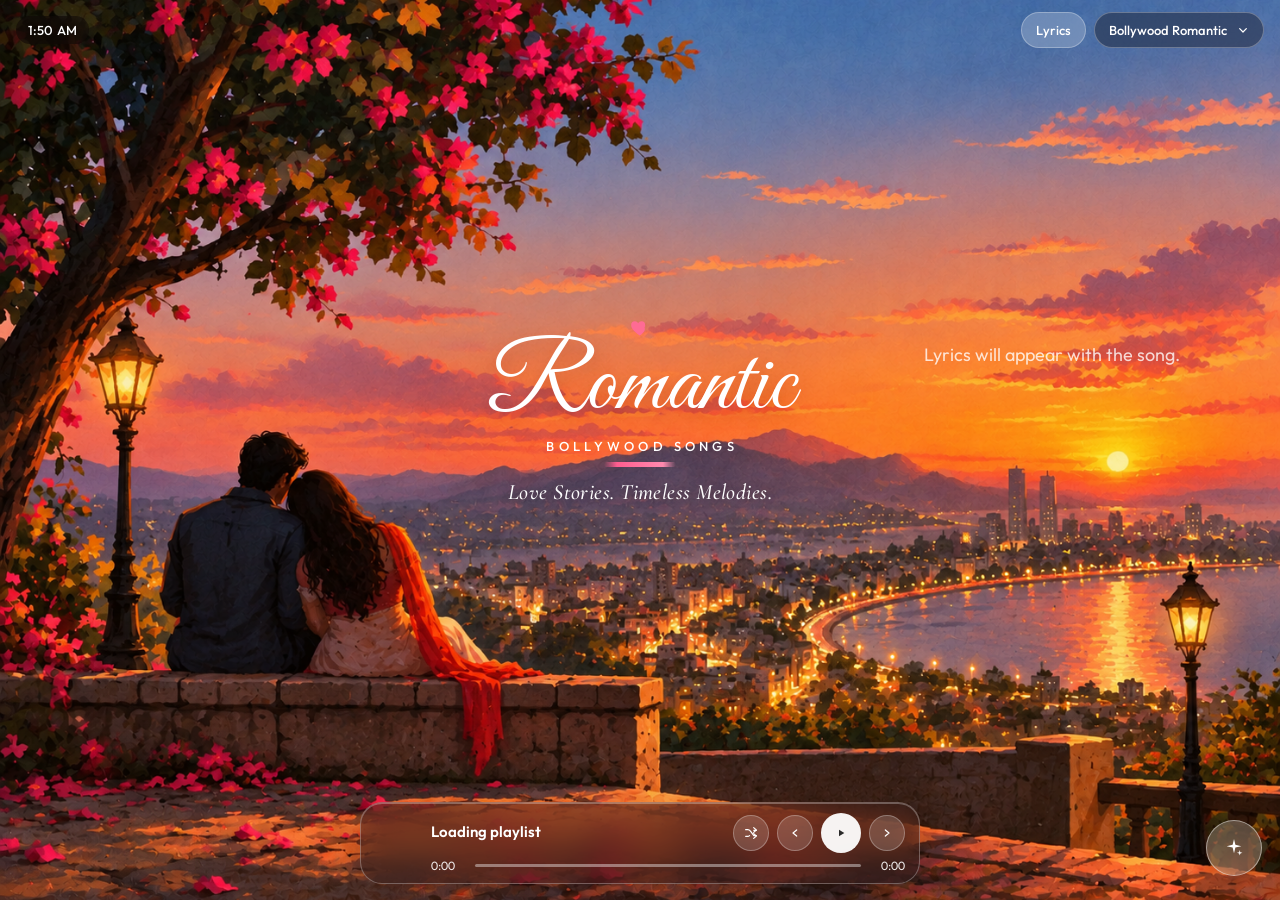
<file: index.html>
<!DOCTYPE html>
<html lang="en">
<head>
  <meta charset="UTF-8">
  <meta name="viewport" content="width=device-width, initial-scale=1, viewport-fit=cover">
  <meta name="theme-color" content="#140c18">
  <meta name="mobile-web-app-capable" content="yes">
  <meta name="apple-mobile-web-app-capable" content="yes">
  <meta name="apple-mobile-web-app-status-bar-style" content="black-translucent">
  <title>Romantic Bollywood Songs</title>
  <link rel="manifest" href="manifest.json">
  <link rel="icon" href="data:image/svg+xml,<svg xmlns='http://www.w3.org/2000/svg' viewBox='0 0 100 100'><text y='.9em' font-size='90'>♥</text></svg>">
  <link rel="preconnect" href="https://fonts.googleapis.com">
  <link rel="preconnect" href="https://fonts.gstatic.com" crossorigin>
  <link href="https://fonts.googleapis.com/css2?family=Cormorant+Garamond:ital,wght@1,500;1,600&family=Great+Vibes&family=Outfit:wght@400;500;600&display=swap" rel="stylesheet">
  <link rel="stylesheet" href="style.css">
  <link rel="stylesheet" href="src/ai-playlist/ai-playlist.css">
</head>
<body class="show-heart lyrics-on">
  <div id="ytPlayer"></div>
  <div class="stage">
    <img id="poster" class="poster" src="ChatGPT%20Image%20Sep%2027%2C%202026%2C%2004_32_32%20PM.png" alt="">

    <header class="topbar">
      <p class="status">
        <time id="clock">–:–</time>
      </p>
      <div class="top-actions">
        <button type="button" id="lyricsToggle" class="lyrics-toggle" aria-controls="lyricsPanel" aria-pressed="true">Lyrics</button>
        <div class="picker">
        <button type="button" id="playlistToggle" class="picker-toggle" aria-haspopup="listbox" aria-expanded="false" aria-controls="playlistMenu">
          <span id="playlistToggleLabel">Bollywood Romantic</span>
          <svg viewBox="0 0 24 24" aria-hidden="true"><path d="M7 10l5 5 5-5" fill="none" stroke="currentColor" stroke-width="1.8" stroke-linecap="round" stroke-linejoin="round"/></svg>
        </button>
        <ul id="playlistMenu" class="picker-menu" role="listbox" hidden>        </ul>
        </div>
      </div>
    </header>
    <div class="hero">
      <svg id="heroHeart" class="heart" viewBox="0 0 24 24" aria-hidden="true"><path d="M12 20.2s-6.8-4.2-9-8.6C1.4 8 2.9 4.6 6.2 4.6c1.9 0 3.1 1 3.8 2.1.7-1.1 1.9-2.1 3.8-2.1 3.3 0 4.8 3.4 3.2 7C18.8 16 12 20.2 12 20.2z"/></svg>
      <h1 id="heroTitle">Romantic</h1>
      <p class="kicker" id="heroKicker">Bollywood Songs</p>
      <span class="brush" aria-hidden="true"></span>
      <p class="tagline" id="heroTagline">Love Stories. Timeless Melodies.</p>
      <p id="pageStatus" class="page-status" hidden></p>
    </div>

    <aside id="lyricsPanel" class="lyrics" aria-label="Lyrics">
      <div id="lyricsBody" class="lyrics-body">
        <p class="lyrics-status">Lyrics will appear with the song.</p>
      </div>
    </aside>

    <section class="player" aria-label="Now playing">
      <span class="art-wrap">
        <img id="barArt" class="art" alt="" hidden>
      </span>
      <div class="meta">
        <strong id="songTitle">Loading playlist</strong>
        <span id="channelName"></span>
      </div>
      <div class="transport">
        <button type="button" id="shuffleBtn" class="skip shuffle" aria-pressed="false" aria-label="Turn shuffle on">
          <svg viewBox="0 0 24 24" aria-hidden="true"><path d="M4 7h3.2c1.7 0 2.8.8 4 2.2L16.2 16H20M16 4l4 3.5L16 11"/><path d="M4 17h3.2c1 0 1.8-.4 2.6-1.1M16.2 8H20M16 13l4 3.5L16 20"/></svg>
        </button>
        <button type="button" id="prevBtn" class="skip" aria-label="Previous">
          <svg viewBox="0 0 24 24"><path d="M14.5 7.5L9 12l5.5 4.5"/></svg>
        </button>
        <button type="button" id="playBtn" class="transport-play" aria-label="Play">
          <span data-play-icon></span>
        </button>
        <button type="button" id="nextBtn" class="skip" aria-label="Next">
          <svg viewBox="0 0 24 24"><path d="M9.5 7.5L15 12l-5.5 4.5"/></svg>
        </button>
      </div>
      <div class="scrub">
        <span id="currentTime">0:00</span>
        <div id="progressBar" class="track" role="slider" aria-label="Seek" aria-valuemin="0" aria-valuemax="100" aria-valuenow="0" tabindex="0">
          <div id="progressFill"></div>
        </div>
        <span id="duration">0:00</span>
      </div>
      <p id="playerMessage" class="player-message" hidden></p>
    </section>
  </div>

  <script src="config.js"></script>
  <script src="script.js"></script>
  <script type="module" src="src/ai-playlist/ai-playlist-ui.js"></script>
  <script src="https://www.youtube.com/iframe_api"></script>
</body>
</html>
</file>
<file: style.css>
:root {
  color-scheme: dark;
  --ink: #fff;
  --muted: rgba(255, 255, 255, 0.82);
  --player-width: 560px;
}

* { box-sizing: border-box; }

html, body {
  margin: 0;
  height: 100%;
}

html {
  -webkit-text-size-adjust: 100%;
  text-size-adjust: 100%;
}

body {
  min-height: 100vh;
  min-height: 100dvh;
  overflow: hidden;
  background: #140c18;
  font-family: Outfit, sans-serif;
  color: var(--ink);
}

button {
  font: inherit;
  color: inherit;
  cursor: pointer;
  border: 0;
  background: none;
  padding: 0;
}

button,
.track {
  touch-action: manipulation;
}

button:focus-visible,
.track:focus-visible {
  outline: 2px solid #fff;
  outline-offset: 3px;
}

#ytPlayer {
  position: fixed;
  width: 320px;
  height: 180px;
  left: 0;
  bottom: 0;
  opacity: 0;
  pointer-events: none;
}

.stage {
  position: relative;
  display: flex;
  flex-direction: column;
  width: 100%;
  height: 100vh;
  height: 100dvh;
  overflow: hidden;
}

.topbar {
  position: relative;
  z-index: 3;
  display: flex;
  align-items: center;
  justify-content: space-between;
  gap: 12px;
  flex: none;
  padding:
    max(12px, env(safe-area-inset-top))
    max(16px, env(safe-area-inset-right))
    0
    max(16px, env(safe-area-inset-left));
}

.poster {
  position: absolute;
  inset: 0;
  width: 100%;
  height: 100%;
  object-fit: cover;
  object-position: center;
  user-select: none;
  pointer-events: none;
}

.top-actions {
  display: flex;
  align-items: center;
  justify-content: flex-end;
  gap: 8px;
  min-width: 0;
  flex: 1;
}

.picker {
  position: relative;
  min-width: 0;
  display: flex;
  justify-content: flex-end;
}

.picker-toggle {
  display: inline-flex;
  align-items: center;
  gap: 8px;
  max-width: min(240px, 100%);
  height: 36px;
  padding: 0 12px 0 14px;
  border-radius: 999px;
  background: rgba(12, 6, 10, 0.35);
  border: 1px solid rgba(255, 255, 255, 0.28);
  backdrop-filter: blur(12px);
  font-size: 13px;
  font-weight: 500;
}

.picker-toggle span {
  overflow: hidden;
  text-overflow: ellipsis;
  white-space: nowrap;
}

.picker-toggle svg {
  width: 16px;
  height: 16px;
  flex: none;
}

.picker-toggle[aria-expanded="true"] svg {
  transform: rotate(180deg);
}

.picker-menu {
  position: absolute;
  top: calc(100% + 8px);
  right: 0;
  margin: 0;
  padding: 6px;
  list-style: none;
  width: min(220px, calc(100vw - 32px));
  border-radius: 14px;
  background: rgba(28, 16, 20, 0.88);
  border: 1px solid rgba(255, 255, 255, 0.22);
  box-shadow: 0 12px 28px rgba(0, 0, 0, 0.28);
  backdrop-filter: blur(16px);
}

.picker-menu button {
  width: 100%;
  text-align: left;
  padding: 9px 10px;
  border-radius: 9px;
  font-size: 13px;
  font-weight: 500;
}

.picker-menu button[aria-selected="true"] {
  background: rgba(255, 255, 255, 0.14);
}

.picker-menu button:hover {
  background: rgba(255, 255, 255, 0.1);
}

.status {
  position: relative;
  z-index: 2;
  flex: none;
  margin: 0;
  padding: 6px 12px;
  border-radius: 999px;
  background: rgba(12, 6, 10, 0.35);
  backdrop-filter: blur(10px);
  font-size: 13px;
  font-weight: 500;
  letter-spacing: 0.01em;
  text-shadow: 0 1px 4px rgba(0, 0, 0, 0.45);
}

.hero {
  position: relative;
  z-index: 1;
  flex: 1;
  display: flex;
  flex-direction: column;
  align-items: center;
  justify-content: center;
  text-align: center;
  width: min(640px, calc(100% - 32px - env(safe-area-inset-left) - env(safe-area-inset-right)));
  min-height: 0;
  margin: 0 auto;
  padding: 8px 8px 4vh;
}

.heart {
  width: 22px;
  height: 22px;
  margin-bottom: 4px;
  filter: drop-shadow(0 4px 6px rgba(255, 80, 120, 0.35));
}

.heart path { fill: #ff6b94; }

body:not(.show-heart) .heart {
  display: none;
}

h1 {
  margin: 0;
  font-family: "Great Vibes", cursive;
  font-size: clamp(64px, 9vw, 96px);
  font-weight: 400;
  line-height: 0.9;
  text-shadow: 0 8px 18px rgba(90, 20, 10, 0.22);
}

.kicker {
  margin: 8px 0 0;
  max-width: 100%;
  font-size: 13px;
  font-weight: 500;
  letter-spacing: 0.32em;
  text-indent: 0.32em;
  text-transform: uppercase;
}

.brush {
  display: block;
  width: 72px;
  height: 5px;
  margin-top: 8px;
  border-radius: 999px;
  background: linear-gradient(90deg, transparent, #ff5d8f 18%, #ff8aaf 82%, transparent);
}

.tagline {
  margin: 12px 0 0;
  max-width: 100%;
  font-family: "Cormorant Garamond", serif;
  font-style: italic;
  font-weight: 500;
  font-size: clamp(18px, 2.2vw, 22px);
  letter-spacing: 0.02em;
  text-shadow: 0 2px 8px rgba(40, 10, 0, 0.28);
}

.page-status {
  margin: 12px 0 0;
  max-width: 360px;
  text-align: center;
  font-size: 14px;
  line-height: 1.4;
  color: #fff;
  text-shadow: 0 1px 6px rgba(0, 0, 0, 0.55);
}

.player {
  position: relative;
  z-index: 2;
  flex: none;
  margin: 0 auto max(16px, env(safe-area-inset-bottom));
  width: min(var(--player-width), calc(100% - 32px - env(safe-area-inset-left) - env(safe-area-inset-right)));
  display: grid;
  grid-template-columns: 48px minmax(0, 1fr) auto;
  grid-template-areas:
    "art meta controls"
    "art scrub scrub";
  column-gap: 12px;
  row-gap: 4px;
  align-items: center;
  padding: 10px 14px 10px 10px;
  border-radius: 22px;
  background: rgba(42, 24, 28, 0.42);
  border: 1px solid rgba(255, 255, 255, 0.28);
  box-shadow: 0 12px 28px rgba(30, 8, 8, 0.22), inset 0 1px 0 rgba(255, 255, 255, 0.28);
  backdrop-filter: blur(16px);
}

.art-wrap {
  grid-area: art;
  width: 48px;
  height: 48px;
  border-radius: 50%;
  overflow: hidden;
}

.art {
  width: 100%;
  height: 100%;
  object-fit: cover;
  object-position: center;
  display: block;
  animation: spin-art 8s linear infinite;
  animation-play-state: paused;
}

.art.is-spinning { animation-play-state: running; }

@keyframes spin-art {
  from { transform: rotate(0deg); }
  to { transform: rotate(360deg); }
}

.art[hidden] { display: none; }

.meta { grid-area: meta; min-width: 0; text-align: left; }

.meta strong,
.meta span {
  display: block;
  white-space: nowrap;
  overflow: hidden;
  text-overflow: ellipsis;
}

.meta strong { font-size: 15px; font-weight: 600; line-height: 1.25; }
.meta span { margin-top: 2px; font-size: 13px; line-height: 1.2; color: var(--muted); }

.transport {
  grid-area: controls;
  display: flex;
  align-items: center;
  gap: 8px;
}

.transport button {
  width: 36px;
  height: 36px;
  border-radius: 50%;
  display: grid;
  place-items: center;
  background: rgba(255, 255, 255, 0.16);
  border: 1px solid rgba(255, 255, 255, 0.28);
}

.transport .transport-play {
  width: 40px;
  height: 40px;
  background: rgba(255, 255, 255, 0.94);
  color: #2a2a2a;
  border-color: transparent;
}

.transport svg {
  width: 16px;
  height: 16px;
  display: block;
}

.transport svg path { fill: currentColor; }

.transport .shuffle svg path {
  fill: none;
  stroke: currentColor;
  stroke-width: 1.8;
  stroke-linecap: round;
  stroke-linejoin: round;
}

.transport .shuffle[aria-pressed="true"] {
  background: rgba(255, 255, 255, 0.94);
  color: #2a2a2a;
  border-color: transparent;
}

.skip svg path {
  fill: none;
  stroke: currentColor;
  stroke-width: 1.8;
  stroke-linecap: round;
  stroke-linejoin: round;
}

.scrub {
  grid-area: scrub;
  display: grid;
  grid-template-columns: 36px minmax(0, 1fr) 36px;
  align-items: center;
  gap: 8px;
  font-size: 12px;
  font-variant-numeric: tabular-nums;
  color: rgba(255, 255, 255, 0.9);
}

.scrub span:last-child { text-align: right; }

.track {
  position: relative;
  height: 16px;
  cursor: pointer;
}

.track::before,
#progressFill {
  position: absolute;
  left: 0;
  top: 50%;
  height: 3px;
  margin-top: -1.5px;
  border-radius: 999px;
}

.track::before {
  content: "";
  right: 0;
  background: rgba(255, 255, 255, 0.4);
}

#progressFill {
  width: 0;
  background: #fff;
  pointer-events: none;
}

.lyrics {
  position: absolute;
  z-index: 2;
  top: 38%;
  right: max(16px, env(safe-area-inset-right));
  width: min(340px, 32vw);
  height: auto;
  display: flex;
  flex-direction: column;
  padding: 0;
  background: none;
  border: 0;
  box-shadow: none;
}

.lyrics-body {
  min-height: 0;
  overflow: hidden;
  font-size: 18px;
  line-height: 1.45;
  color: rgba(255, 255, 255, 0.78);
}

.lyrics-track {
  display: flex;
  flex-direction: column;
  gap: 12px;
}

.lyrics-status {
  margin: 0;
}

.lyrics-line {
  margin: 0;
}

.lyrics-line.is-current {
  color: #fff;
  font-weight: 600;
  text-shadow: 0 2px 10px rgba(0, 0, 0, 0.55);
}

.lyrics-line.is-upcoming {
  color: rgba(255, 255, 255, 0.4);
  font-weight: 400;
  text-shadow: 0 2px 8px rgba(0, 0, 0, 0.45);
}

body:not(.lyrics-on) .lyrics {
  display: none;
}

.lyrics-toggle {
  display: inline-flex;
  align-items: center;
  flex: none;
  height: 36px;
  padding: 0 14px;
  border-radius: 999px;
  background: rgba(12, 6, 10, 0.35);
  border: 1px solid rgba(255, 255, 255, 0.28);
  backdrop-filter: blur(12px);
  font-size: 13px;
  font-weight: 500;
}

.lyrics-toggle[aria-pressed="true"] {
  background: rgba(255, 255, 255, 0.22);
}

@media (max-width: 959px) {
  .lyrics {
    top: max(112px, calc(env(safe-area-inset-top) + 96px));
    bottom: auto;
    height: auto;
    width: min(320px, calc(100% - 24px));
  }
}

.player-message {
  grid-column: 1 / -1;
  margin: 2px 0 0;
  font-size: 12px;
  line-height: 1.3;
  color: #ffe1ea;
}

@media (min-width: 701px) and (max-width: 1100px) {
  :root { --player-width: 640px; }
  h1 { font-size: clamp(72px, 10vw, 100px); }
  .hero { width: min(720px, calc(100% - 48px)); }
}

@media (max-width: 700px) {
  h1 { font-size: clamp(52px, 15vw, 76px); }
  .kicker { font-size: 11px; letter-spacing: 0.18em; text-indent: 0.18em; }
  .tagline { font-size: 17px; }
  .hero { width: calc(100% - 24px); padding-bottom: 12px; }
  .player {
    width: calc(100% - 20px - env(safe-area-inset-left) - env(safe-area-inset-right));
    grid-template-columns: 44px minmax(0, 1fr);
    grid-template-areas:
      "art meta"
      "controls controls"
      "scrub scrub";
    row-gap: 8px;
    padding: 10px 12px;
    border-radius: 18px;
  }
  .art-wrap { width: 44px; height: 44px; }
  .transport { justify-content: center; }
  .transport button { width: 44px; height: 44px; }
  .transport .transport-play { width: 48px; height: 48px; }
  .track { height: 28px; }
  .meta strong { font-size: 14px; }
  .picker-toggle { height: 40px; }
}

@media (max-height: 740px) {
  .hero { padding-bottom: 0; }
  h1 { font-size: clamp(44px, 11vh, 80px); }
  .kicker { margin-top: 4px; }
  .tagline { margin-top: 6px; font-size: 16px; }
  .brush { margin-top: 4px; }
  .page-status { margin-top: 8px; }
}

@media (max-height: 520px) {
  .topbar { padding-top: max(8px, env(safe-area-inset-top)); }
  .heart { width: 16px; height: 16px; margin-bottom: 0; }
  h1 { font-size: clamp(34px, 16vh, 48px); }
  .kicker { font-size: 10px; letter-spacing: 0.14em; text-indent: 0.14em; }
  .tagline { margin-top: 2px; font-size: 14px; }
  .player {
    margin-bottom: max(8px, env(safe-area-inset-bottom));
    padding: 8px 10px;
    row-gap: 2px;
  }
}

@media (pointer: coarse) {
  .track { height: 28px; }
  .transport button { width: 44px; height: 44px; }
  .transport .transport-play { width: 48px; height: 48px; }
  .picker-menu button { padding: 12px; font-size: 15px; }
}
</file>
<file: src/ai-playlist/ai-playlist.css>
.ai-launcher,
.ai-chat,
.ai-chat button,
.ai-chat input {
  font-family: Outfit, sans-serif;
}

.ai-launcher[hidden] { display: none; }

.ai-launcher {
  position: fixed;
  z-index: 30;
  right: max(18px, env(safe-area-inset-right));
  bottom: max(118px, calc(env(safe-area-inset-bottom) + 108px));
  width: 56px;
  height: 56px;
  display: grid;
  place-items: center;
  border-radius: 50%;
  color: #fff;
  background: rgba(255, 255, 255, 0.22);
  border: 1px solid rgba(255, 255, 255, 0.45);
  box-shadow: 0 10px 28px rgba(40, 8, 16, 0.28);
  backdrop-filter: blur(16px);
}

.ai-launcher svg,
.ai-icon {
  width: 22px;
  height: 22px;
  display: block;
}

.ai-chat {
  position: fixed;
  z-index: 40;
  right: max(16px, env(safe-area-inset-right));
  bottom: max(16px, env(safe-area-inset-bottom));
  width: min(420px, calc(100vw - 28px));
  height: min(680px, calc(100dvh - 32px));
  display: flex;
  flex-direction: column;
  padding: 16px 16px 14px;
  border-radius: 28px;
  color: #fff;
  background:
    linear-gradient(180deg, rgba(255, 255, 255, 0.2), rgba(70, 28, 40, 0.28));
  border: 1px solid rgba(255, 255, 255, 0.38);
  box-shadow: 0 24px 60px rgba(20, 6, 12, 0.35);
  backdrop-filter: blur(28px) saturate(1.35);
}

.ai-chat[hidden],
.ai-menu[hidden],
.ai-ideas[hidden] {
  display: none;
}

body.ai-chat-open .lyrics {
  opacity: 0;
  pointer-events: none;
}

.ai-chat-head {
  display: flex;
  align-items: center;
  gap: 10px;
  padding: 2px 2px 12px;
}

.ai-mark {
  width: 36px;
  height: 36px;
  display: grid;
  place-items: center;
  border-radius: 12px;
  background: rgba(255, 255, 255, 0.16);
  flex: none;
}

.ai-mark svg { width: 18px; height: 18px; }

.ai-chat-head h2 {
  margin: 0;
  font-size: 16px;
  font-weight: 600;
  letter-spacing: 0.01em;
}

.ai-chat-head p {
  margin: 1px 0 0;
  font-size: 12px;
  color: rgba(255, 255, 255, 0.78);
}

.ai-head-actions {
  margin-left: auto;
  display: flex;
  gap: 4px;
}

.ai-head-actions button,
.ai-icon-btn {
  width: 32px;
  height: 32px;
  display: grid;
  place-items: center;
  border-radius: 50%;
  color: #fff;
}

.ai-head-actions button:hover,
.ai-icon-btn:hover,
.ai-chip:hover {
  background: rgba(255, 255, 255, 0.14);
}

.ai-menu,
.ai-ideas {
  position: absolute;
  z-index: 2;
  top: 62px;
  right: 16px;
  width: min(280px, calc(100% - 32px));
  padding: 8px;
  border-radius: 16px;
  background: rgba(42, 18, 28, 0.88);
  border: 1px solid rgba(255, 255, 255, 0.18);
  box-shadow: 0 12px 28px rgba(0, 0, 0, 0.28);
}

.ai-ideas {
  top: auto;
  right: auto;
  left: 16px;
  bottom: 76px;
}

.ai-menu button,
.ai-ideas button {
  width: 100%;
  text-align: left;
  padding: 8px 10px;
  border-radius: 10px;
  font-size: 13px;
}

.ai-menu-label {
  margin: 4px 8px;
  font-size: 11px;
  letter-spacing: 0.08em;
  text-transform: uppercase;
  color: rgba(255, 255, 255, 0.55);
}

.ai-thread {
  flex: 1;
  min-height: 0;
  overflow-y: auto;
  display: flex;
  flex-direction: column;
  gap: 12px;
  padding: 4px 2px 8px;
}

.ai-row {
  display: flex;
  align-items: flex-end;
  gap: 8px;
  max-width: 100%;
}

.ai-row-user { justify-content: flex-end; }

.ai-spark {
  width: 22px;
  height: 22px;
  flex: none;
  color: #fff;
}

.ai-bubble {
  max-width: min(320px, 86%);
  padding: 12px 14px;
  border-radius: 18px;
  font-size: 14px;
  line-height: 1.45;
  background: rgba(255, 255, 255, 0.16);
  border: 1px solid rgba(255, 255, 255, 0.16);
}

.ai-bubble-user {
  background: linear-gradient(180deg, rgba(232, 92, 122, 0.95), rgba(196, 62, 96, 0.92));
  border-color: rgba(255, 255, 255, 0.18);
  border-bottom-right-radius: 8px;
}

.ai-bubble-bot { border-bottom-left-radius: 8px; }

.ai-avatar {
  width: 28px;
  height: 28px;
  flex: none;
  display: grid;
  place-items: center;
  border-radius: 50%;
  background: rgba(255, 255, 255, 0.85);
  color: #8a3048;
}

.ai-avatar svg { width: 16px; height: 16px; }

.ai-mix {
  margin: -4px 0 0 30px;
  display: flex;
  align-items: center;
  gap: 12px;
  padding: 10px;
  border-radius: 18px;
  background: rgba(255, 255, 255, 0.14);
  border: 1px solid rgba(255, 255, 255, 0.2);
}

.ai-mix img,
.ai-mix-fallback {
  width: 74px;
  height: 56px;
  flex: none;
  border-radius: 10px;
  object-fit: cover;
  background: rgba(255, 255, 255, 0.12);
}

.ai-mix strong {
  display: block;
  font-size: 14px;
  font-weight: 600;
}

.ai-mix span {
  display: block;
  margin-top: 2px;
  font-size: 12px;
  color: rgba(255, 255, 255, 0.75);
}

.ai-play-mix {
  margin-top: 8px;
  height: 32px;
  padding: 0 12px;
  display: inline-flex;
  align-items: center;
  gap: 6px;
  border-radius: 999px;
  background: rgba(255, 255, 255, 0.2);
  border: 1px solid rgba(255, 255, 255, 0.28);
  font-size: 13px;
  font-weight: 500;
}

.ai-play-mix svg { width: 14px; height: 14px; }

.ai-chips {
  display: flex;
  gap: 8px;
  overflow-x: auto;
  padding: 2px 0 10px;
  scrollbar-width: none;
}

.ai-chips:empty { display: none; }

.ai-chip {
  flex: none;
  height: 34px;
  padding: 0 14px;
  border-radius: 999px;
  background: rgba(255, 255, 255, 0.12);
  border: 1px solid rgba(255, 255, 255, 0.22);
  font-size: 13px;
}

.ai-composer {
  display: flex;
  align-items: center;
  gap: 6px;
  min-height: 52px;
  padding: 6px 6px 6px 8px;
  border-radius: 999px;
  background: rgba(255, 255, 255, 0.14);
  border: 1px solid rgba(255, 255, 255, 0.24);
}

.ai-composer input {
  flex: 1;
  min-width: 0;
  border: 0;
  outline: none;
  background: transparent;
  color: #fff;
  font-size: 14px;
}

.ai-composer input::placeholder { color: rgba(255, 255, 255, 0.62); }

.ai-send {
  width: 36px;
  height: 36px;
  display: grid;
  place-items: center;
  border-radius: 50%;
  background: #e85d7c;
  color: #fff;
  flex: none;
}

.ai-send svg,
.ai-icon-btn svg,
.ai-head-actions svg { width: 16px; height: 16px; }

.ai-typing {
  display: inline-flex;
  gap: 4px;
  padding: 4px 0;
}

.ai-typing i {
  width: 6px;
  height: 6px;
  border-radius: 50%;
  background: rgba(255, 255, 255, 0.8);
  animation: ai-blink 1s infinite;
}

.ai-typing i:nth-child(2) { animation-delay: 0.15s; }
.ai-typing i:nth-child(3) { animation-delay: 0.3s; }

@keyframes ai-blink {
  0%, 80%, 100% { opacity: 0.25; }
  40% { opacity: 1; }
}

@media (min-width: 960px) {
  .ai-launcher { bottom: max(24px, env(safe-area-inset-bottom)); }
}

@media (max-width: 700px) {
  .ai-chat {
    left: 12px;
    right: 12px;
    width: auto;
    height: min(78dvh, 720px);
  }
}
</file>
